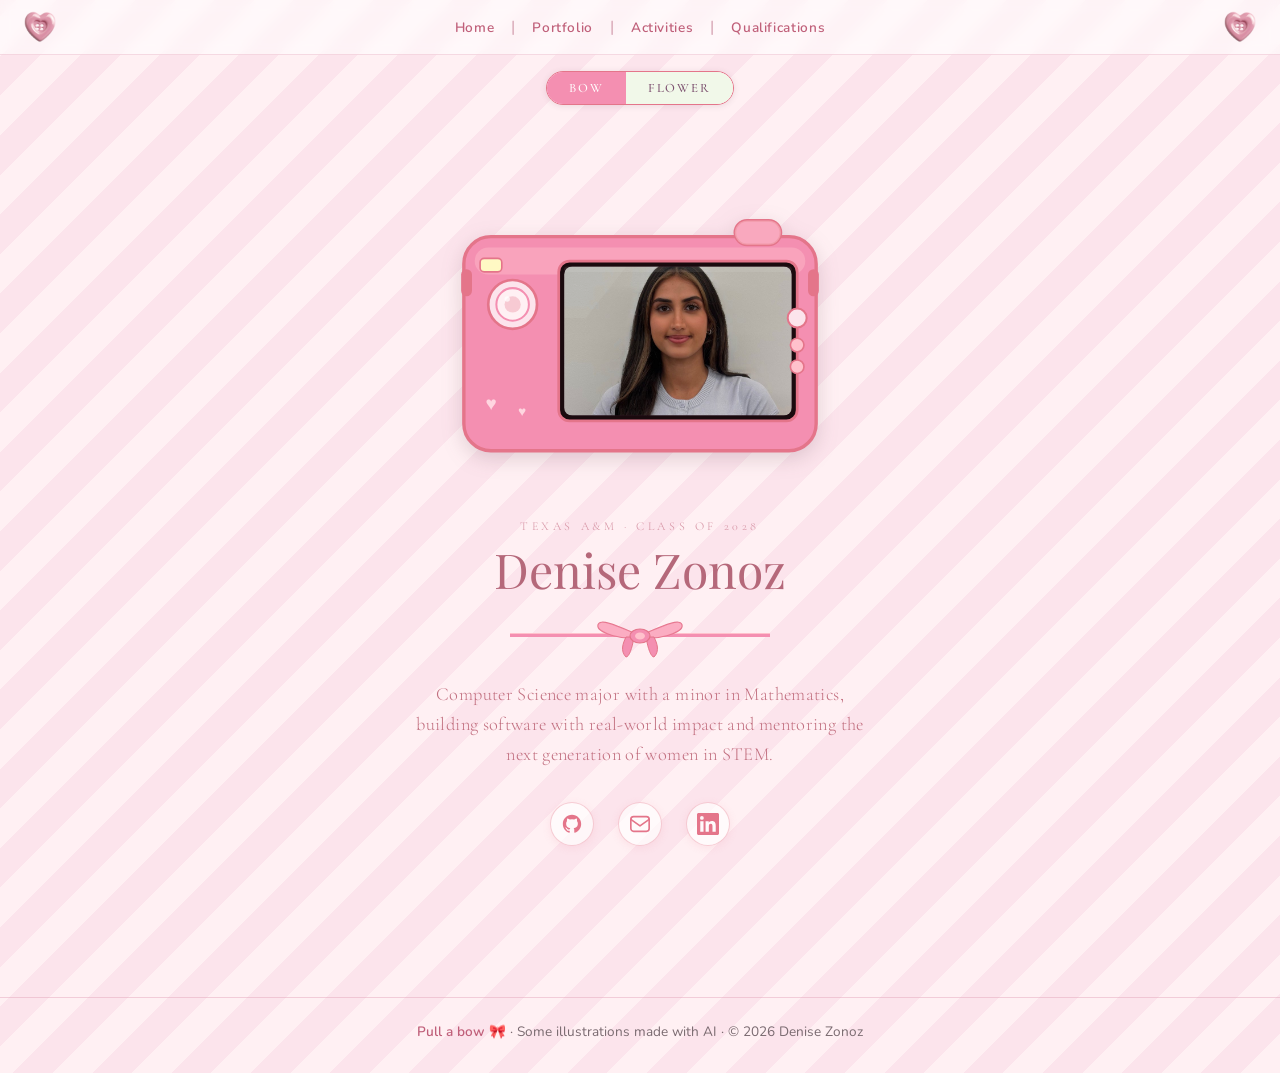
<file: index.html>
<!DOCTYPE html>
<html lang="en">
<head>
  <meta charset="UTF-8">
  <meta name="viewport" content="width=device-width, initial-scale=1.0">
  <meta name="description" content="Denise Zonoz: Computer Science student at Texas A&amp;M building software with real-world impact.">
  <title>Denise Zonoz</title>
  <link rel="stylesheet" id="pagestyle" href="bow.css">
  <script src="toggle.js" defer></script>
</head>
<body>

  <nav>
    <img class="nav-heart nav-heart-left" src="images/heart_button.png" alt="">
    <a href="index.html">Home</a>
    <span>|</span>
    <a href="portfolio.html">Portfolio</a>
    <span>|</span>
    <a href="activities.html">Activities</a>
    <span>|</span>
    <a href="qualifications.html">Qualifications</a>
    <img class="nav-heart nav-heart-right" src="images/heart_button.png" alt="">
  </nav>

  <div class="theme-toggle-bar">
    <div class="theme-toggle-pill">
      <button type="button" class="btn-bow" onclick="setTheme('bow')">Bow</button>
      <button type="button" class="btn-flower" onclick="setTheme('flower')">Flower</button>
    </div>
  </div>

  <div class="floral-corner floral-corner-left" aria-hidden="true">
    <svg viewBox="0 0 120 120" width="120" height="120" fill="none" xmlns="http://www.w3.org/2000/svg">
      <path d="M20 110 Q40 80 55 60" stroke="#a5d6a7" stroke-width="2" stroke-linecap="round" />
      <path d="M20 110 Q10 75 30 55" stroke="#c8e6c9" stroke-width="1.5" stroke-linecap="round" />
      <ellipse cx="28" cy="72" rx="7" ry="16" fill="#c8e6c9" opacity="0.7" transform="rotate(-40 28 72)" />
      <g transform="translate(63,58)">
        <ellipse cx="0" cy="-17" rx="5" ry="17" fill="#fce4ec" opacity="0.85" transform="rotate(0)" stroke="#f9a8c9" stroke-width="0.5" />
        <ellipse cx="0" cy="-17" rx="5" ry="17" fill="#f8bbd0" opacity="0.85" transform="rotate(60)" stroke="#f9a8c9" stroke-width="0.5" />
        <ellipse cx="0" cy="-17" rx="5" ry="17" fill="#fce4ec" opacity="0.85" transform="rotate(120)" stroke="#f9a8c9" stroke-width="0.5" />
        <ellipse cx="0" cy="-17" rx="5" ry="17" fill="#f8bbd0" opacity="0.85" transform="rotate(180)" stroke="#f9a8c9" stroke-width="0.5" />
        <ellipse cx="0" cy="-17" rx="5" ry="17" fill="#fce4ec" opacity="0.85" transform="rotate(240)" stroke="#f9a8c9" stroke-width="0.5" />
        <ellipse cx="0" cy="-17" rx="5" ry="17" fill="#f8bbd0" opacity="0.85" transform="rotate(300)" stroke="#f9a8c9" stroke-width="0.5" />
        <line x1="0" y1="0" x2="0" y2="-12" stroke="#e4758a" stroke-width="0.8" opacity="0.5" />
        <line x1="0" y1="0" x2="10.39" y2="-6" stroke="#e4758a" stroke-width="0.8" opacity="0.5" />
        <line x1="0" y1="0" x2="10.39" y2="6" stroke="#e4758a" stroke-width="0.8" opacity="0.5" />
        <line x1="0" y1="0" x2="0" y2="12" stroke="#e4758a" stroke-width="0.8" opacity="0.5" />
        <line x1="0" y1="0" x2="-10.39" y2="6" stroke="#e4758a" stroke-width="0.8" opacity="0.5" />
        <line x1="0" y1="0" x2="-10.39" y2="-6" stroke="#e4758a" stroke-width="0.8" opacity="0.5" />
        <circle cx="0" cy="0" r="4" fill="#ffd6e0" />
      </g>
    </svg>
  </div>

  <div class="floral-corner floral-corner-right" aria-hidden="true">
    <svg viewBox="0 0 120 120" width="120" height="120" fill="none" xmlns="http://www.w3.org/2000/svg">
      <path d="M20 110 Q40 80 55 60" stroke="#a5d6a7" stroke-width="2" stroke-linecap="round" />
      <path d="M20 110 Q10 75 30 55" stroke="#c8e6c9" stroke-width="1.5" stroke-linecap="round" />
      <ellipse cx="28" cy="72" rx="7" ry="16" fill="#c8e6c9" opacity="0.7" transform="rotate(-40 28 72)" />
      <g transform="translate(63,58)">
        <ellipse cx="0" cy="-17" rx="5" ry="17" fill="#fce4ec" opacity="0.85" transform="rotate(0)" stroke="#f9a8c9" stroke-width="0.5" />
        <ellipse cx="0" cy="-17" rx="5" ry="17" fill="#f8bbd0" opacity="0.85" transform="rotate(60)" stroke="#f9a8c9" stroke-width="0.5" />
        <ellipse cx="0" cy="-17" rx="5" ry="17" fill="#fce4ec" opacity="0.85" transform="rotate(120)" stroke="#f9a8c9" stroke-width="0.5" />
        <ellipse cx="0" cy="-17" rx="5" ry="17" fill="#f8bbd0" opacity="0.85" transform="rotate(180)" stroke="#f9a8c9" stroke-width="0.5" />
        <ellipse cx="0" cy="-17" rx="5" ry="17" fill="#fce4ec" opacity="0.85" transform="rotate(240)" stroke="#f9a8c9" stroke-width="0.5" />
        <ellipse cx="0" cy="-17" rx="5" ry="17" fill="#f8bbd0" opacity="0.85" transform="rotate(300)" stroke="#f9a8c9" stroke-width="0.5" />
        <line x1="0" y1="0" x2="0" y2="-12" stroke="#e4758a" stroke-width="0.8" opacity="0.5" />
        <line x1="0" y1="0" x2="10.39" y2="-6" stroke="#e4758a" stroke-width="0.8" opacity="0.5" />
        <line x1="0" y1="0" x2="10.39" y2="6" stroke="#e4758a" stroke-width="0.8" opacity="0.5" />
        <line x1="0" y1="0" x2="0" y2="12" stroke="#e4758a" stroke-width="0.8" opacity="0.5" />
        <line x1="0" y1="0" x2="-10.39" y2="6" stroke="#e4758a" stroke-width="0.8" opacity="0.5" />
        <line x1="0" y1="0" x2="-10.39" y2="-6" stroke="#e4758a" stroke-width="0.8" opacity="0.5" />
        <circle cx="0" cy="0" r="4" fill="#ffd6e0" />
      </g>
    </svg>
  </div>


  <main class="home-main">
    <section class="hero-section">
      <div class="hero-inner">

        <div class="hero-camera">
          <svg viewBox="0 0 280 200" width="380" height="271" fill="none" xmlns="http://www.w3.org/2000/svg">
            <!-- Camera body -->
            <rect x="10" y="30" width="260" height="158" rx="20" fill="#f48fb1" />
            <rect x="10" y="30" width="260" height="158" rx="20" stroke="#e4758a" stroke-width="2.5" />

            <!-- Body highlight -->
            <rect x="18" y="38" width="244" height="20" rx="10" fill="#ffc1cc" opacity="0.4" />

            <!-- Shutter button -->
            <rect x="210" y="18" width="34" height="18" rx="9" fill="#f48fb1" stroke="#e4758a" stroke-width="2" />
            <rect x="210" y="18" width="34" height="18" rx="9" fill="#ffc1cc" opacity="0.5" />

            <!-- Small lens (top-left) -->
            <circle cx="46" cy="80" r="18" fill="#fce4ec" stroke="#e4758a" stroke-width="2" />
            <circle cx="46" cy="80" r="12" fill="#fff0f3" stroke="#f48fb1" stroke-width="1.5" />
            <circle cx="46" cy="80" r="6" fill="#e4758a" opacity="0.3" />
            <circle cx="42" cy="76" r="2" fill="white" opacity="0.7" />

            <!-- Flash -->
            <rect x="22" y="46" width="16" height="10" rx="3" fill="#fff9c4" stroke="#e4758a" stroke-width="1.2" />

            <!-- Screen bezel -->
            <rect x="80" y="48" width="176" height="118" rx="8" fill="#1a0a0e" stroke="#e4758a" stroke-width="2" />

            <!-- Screen surface -->
            <rect x="84" y="52" width="168" height="110" rx="6" fill="#2d1520" />

            <!-- Photo on screen, clipped to the screen shape -->
            <clipPath id="screenClip">
              <rect x="84" y="52" width="168" height="110" rx="6" />
            </clipPath>
            <g clip-path="url(#screenClip)">
              <image href="images/headshot.jpg" x="84" y="52" width="168" height="110" preserveAspectRatio="xMidYMid slice" />
              <!-- Screen glare -->
              <path d="M84 52 L130 52 L100 90 L84 90Z" fill="white" opacity="0.06" />
            </g>

            <!-- Screen frame shine -->
            <rect x="84" y="52" width="168" height="4" rx="2" fill="white" opacity="0.08" />

            <!-- Mode dial / buttons on right -->
            <circle cx="256" cy="90" r="7" fill="#fce4ec" stroke="#e4758a" stroke-width="1.5" />
            <circle cx="256" cy="110" r="5" fill="#ffc1cc" stroke="#e4758a" stroke-width="1.2" />
            <circle cx="256" cy="126" r="5" fill="#ffc1cc" stroke="#e4758a" stroke-width="1.2" />

            <!-- Strap lug left -->
            <rect x="8" y="54" width="8" height="20" rx="4" fill="#e4758a" />
            <!-- Strap lug right -->
            <rect x="264" y="54" width="8" height="20" rx="4" fill="#e4758a" />

            <!-- Tiny heart sticker -->
            <text x="26" y="158" font-size="14" fill="#ffd6e0">&#9829;</text>
            <text x="50" y="162" font-size="10" fill="#ffd6e0">&#9829;</text>
          </svg>
        </div>

        <div class="hero-floral-frame">
          <svg class="floral-vines" viewBox="0 0 260 300" width="260" height="300" fill="none" xmlns="http://www.w3.org/2000/svg">

            <!-- vines -->
            <path d="M30 260 Q20 200 28 140 Q36 80 60 40" stroke="#a5d6a7" stroke-width="2.5" stroke-linecap="round" fill="none"/>
            <path d="M230 260 Q240 200 232 140 Q224 80 200 40" stroke="#a5d6a7" stroke-width="2.5" stroke-linecap="round" fill="none"/>
            <path d="M60 40 Q130 10 200 40" stroke="#a5d6a7" stroke-width="2.5" stroke-linecap="round" fill="none"/>
            <path d="M30 260 Q130 285 230 260" stroke="#a5d6a7" stroke-width="2.5" stroke-linecap="round" fill="none"/>

            <!-- tendrils -->
            <path d="M28 180 Q10 165 18 148" stroke="#c8e6c9" stroke-width="1.2" stroke-linecap="round" fill="none"/>
            <path d="M29 120 Q8 108 16 92" stroke="#c8e6c9" stroke-width="1.2" stroke-linecap="round" fill="none"/>
            <path d="M232 175 Q252 160 244 144" stroke="#c8e6c9" stroke-width="1.2" stroke-linecap="round" fill="none"/>
            <path d="M231 115 Q252 102 244 88" stroke="#c8e6c9" stroke-width="1.2" stroke-linecap="round" fill="none"/>
            <path d="M100 14 Q95 -4 110 -2" stroke="#c8e6c9" stroke-width="1.2" stroke-linecap="round" fill="none"/>
            <path d="M160 14 Q165 -4 150 -2" stroke="#c8e6c9" stroke-width="1.2" stroke-linecap="round" fill="none"/>

            <!-- leaves along left vine -->
            <ellipse cx="30" cy="210" rx="6" ry="13" fill="#b2dfb4" opacity="0.8" transform="rotate(-35 30 210)"/>
            <ellipse cx="26" cy="160" rx="6" ry="13" fill="#a5d6a7" opacity="0.75" transform="rotate(25 26 160)"/>
            <ellipse cx="31" cy="105" rx="5" ry="11" fill="#c8e6c9" opacity="0.8" transform="rotate(-20 31 105)"/>
            <ellipse cx="44" cy="62" rx="5" ry="11" fill="#b2dfb4" opacity="0.75" transform="rotate(40 44 62)"/>

            <!-- leaves along right vine -->
            <ellipse cx="230" cy="205" rx="6" ry="13" fill="#b2dfb4" opacity="0.8" transform="rotate(35 230 205)"/>
            <ellipse cx="234" cy="155" rx="6" ry="13" fill="#a5d6a7" opacity="0.75" transform="rotate(-25 234 155)"/>
            <ellipse cx="229" cy="100" rx="5" ry="11" fill="#c8e6c9" opacity="0.8" transform="rotate(20 229 100)"/>
            <ellipse cx="216" cy="58" rx="5" ry="11" fill="#b2dfb4" opacity="0.75" transform="rotate(-40 216 58)"/>

            <!-- leaves along top vine -->
            <ellipse cx="100" cy="22" rx="5" ry="11" fill="#a5d6a7" opacity="0.75" transform="rotate(-60 100 22)"/>
            <ellipse cx="160" cy="22" rx="5" ry="11" fill="#a5d6a7" opacity="0.75" transform="rotate(60 160 22)"/>

            <!-- orchid blooms -->
            <g transform="translate(62,38)">
              <ellipse cx="0" cy="-12" rx="5" ry="11" fill="#f9c0d0" opacity="0.9" transform="rotate(-20)"/>
              <ellipse cx="0" cy="-12" rx="5" ry="11" fill="#f9c0d0" opacity="0.9" transform="rotate(20)"/>
              <ellipse cx="-11" cy="-2" rx="4" ry="10" fill="#f9c0d0" opacity="0.8" transform="rotate(-70)"/>
              <ellipse cx="11" cy="-2" rx="4" ry="10" fill="#f9c0d0" opacity="0.8" transform="rotate(70)"/>
              <ellipse cx="0" cy="6" rx="6" ry="7" fill="#ffd6e0" opacity="0.95"/>
              <circle cx="0" cy="0" r="3.5" fill="#fff0f3"/>
              <circle cx="0" cy="0" r="1.8" fill="#f9a8c9"/>
            </g>
            <g transform="translate(198,38)">
              <ellipse cx="0" cy="-12" rx="5" ry="11" fill="#f9c0d0" opacity="0.9" transform="rotate(-20)"/>
              <ellipse cx="0" cy="-12" rx="5" ry="11" fill="#f9c0d0" opacity="0.9" transform="rotate(20)"/>
              <ellipse cx="-11" cy="-2" rx="4" ry="10" fill="#f9c0d0" opacity="0.8" transform="rotate(-70)"/>
              <ellipse cx="11" cy="-2" rx="4" ry="10" fill="#f9c0d0" opacity="0.8" transform="rotate(70)"/>
              <ellipse cx="0" cy="6" rx="6" ry="7" fill="#ffd6e0" opacity="0.95"/>
              <circle cx="0" cy="0" r="3.5" fill="#fff0f3"/>
              <circle cx="0" cy="0" r="1.8" fill="#f9a8c9"/>
            </g>
            <g transform="translate(130,12)">
              <ellipse cx="0" cy="-12" rx="5" ry="11" fill="#fce4ec" opacity="0.9" transform="rotate(-20)"/>
              <ellipse cx="0" cy="-12" rx="5" ry="11" fill="#fce4ec" opacity="0.9" transform="rotate(20)"/>
              <ellipse cx="-11" cy="-2" rx="4" ry="10" fill="#fce4ec" opacity="0.8" transform="rotate(-70)"/>
              <ellipse cx="11" cy="-2" rx="4" ry="10" fill="#fce4ec" opacity="0.8" transform="rotate(70)"/>
              <ellipse cx="0" cy="6" rx="6" ry="7" fill="#ffd6e0" opacity="0.95"/>
              <circle cx="0" cy="0" r="3.5" fill="#fff0f3"/>
              <circle cx="0" cy="0" r="1.8" fill="#f9a8c9"/>
            </g>

            <!-- lily blooms -->
            <g transform="translate(20,148)">
              <ellipse cx="0" cy="-13" rx="4" ry="13" fill="#fce4ec" opacity="0.85" transform="rotate(0)" stroke="#f9a8c9" stroke-width="0.4"/>
              <ellipse cx="0" cy="-13" rx="4" ry="13" fill="#f8bbd0" opacity="0.85" transform="rotate(60)" stroke="#f9a8c9" stroke-width="0.4"/>
              <ellipse cx="0" cy="-13" rx="4" ry="13" fill="#fce4ec" opacity="0.85" transform="rotate(120)" stroke="#f9a8c9" stroke-width="0.4"/>
              <ellipse cx="0" cy="-13" rx="4" ry="13" fill="#f8bbd0" opacity="0.85" transform="rotate(180)" stroke="#f9a8c9" stroke-width="0.4"/>
              <ellipse cx="0" cy="-13" rx="4" ry="13" fill="#fce4ec" opacity="0.85" transform="rotate(240)" stroke="#f9a8c9" stroke-width="0.4"/>
              <ellipse cx="0" cy="-13" rx="4" ry="13" fill="#f8bbd0" opacity="0.85" transform="rotate(300)" stroke="#f9a8c9" stroke-width="0.4"/>
              <circle cx="0" cy="0" r="3" fill="#ffd6e0"/>
            </g>
            <g transform="translate(240,148)">
              <ellipse cx="0" cy="-13" rx="4" ry="13" fill="#fce4ec" opacity="0.85" transform="rotate(0)" stroke="#f9a8c9" stroke-width="0.4"/>
              <ellipse cx="0" cy="-13" rx="4" ry="13" fill="#f8bbd0" opacity="0.85" transform="rotate(60)" stroke="#f9a8c9" stroke-width="0.4"/>
              <ellipse cx="0" cy="-13" rx="4" ry="13" fill="#fce4ec" opacity="0.85" transform="rotate(120)" stroke="#f9a8c9" stroke-width="0.4"/>
              <ellipse cx="0" cy="-13" rx="4" ry="13" fill="#f8bbd0" opacity="0.85" transform="rotate(180)" stroke="#f9a8c9" stroke-width="0.4"/>
              <ellipse cx="0" cy="-13" rx="4" ry="13" fill="#fce4ec" opacity="0.85" transform="rotate(240)" stroke="#f9a8c9" stroke-width="0.4"/>
              <ellipse cx="0" cy="-13" rx="4" ry="13" fill="#f8bbd0" opacity="0.85" transform="rotate(300)" stroke="#f9a8c9" stroke-width="0.4"/>
              <circle cx="0" cy="0" r="3" fill="#ffd6e0"/>
            </g>
            <g transform="translate(48,262)">
              <ellipse cx="0" cy="-13" rx="4" ry="13" fill="#fce4ec" opacity="0.85" transform="rotate(0)" stroke="#f9a8c9" stroke-width="0.4"/>
              <ellipse cx="0" cy="-13" rx="4" ry="13" fill="#f8bbd0" opacity="0.85" transform="rotate(60)" stroke="#f9a8c9" stroke-width="0.4"/>
              <ellipse cx="0" cy="-13" rx="4" ry="13" fill="#fce4ec" opacity="0.85" transform="rotate(120)" stroke="#f9a8c9" stroke-width="0.4"/>
              <ellipse cx="0" cy="-13" rx="4" ry="13" fill="#f8bbd0" opacity="0.85" transform="rotate(180)" stroke="#f9a8c9" stroke-width="0.4"/>
              <ellipse cx="0" cy="-13" rx="4" ry="13" fill="#fce4ec" opacity="0.85" transform="rotate(240)" stroke="#f9a8c9" stroke-width="0.4"/>
              <ellipse cx="0" cy="-13" rx="4" ry="13" fill="#f8bbd0" opacity="0.85" transform="rotate(300)" stroke="#f9a8c9" stroke-width="0.4"/>
              <circle cx="0" cy="0" r="3" fill="#ffd6e0"/>
            </g>
            <g transform="translate(212,262)">
              <ellipse cx="0" cy="-13" rx="4" ry="13" fill="#fce4ec" opacity="0.85" transform="rotate(0)" stroke="#f9a8c9" stroke-width="0.4"/>
              <ellipse cx="0" cy="-13" rx="4" ry="13" fill="#f8bbd0" opacity="0.85" transform="rotate(60)" stroke="#f9a8c9" stroke-width="0.4"/>
              <ellipse cx="0" cy="-13" rx="4" ry="13" fill="#fce4ec" opacity="0.85" transform="rotate(120)" stroke="#f9a8c9" stroke-width="0.4"/>
              <ellipse cx="0" cy="-13" rx="4" ry="13" fill="#f8bbd0" opacity="0.85" transform="rotate(180)" stroke="#f9a8c9" stroke-width="0.4"/>
              <ellipse cx="0" cy="-13" rx="4" ry="13" fill="#fce4ec" opacity="0.85" transform="rotate(240)" stroke="#f9a8c9" stroke-width="0.4"/>
              <ellipse cx="0" cy="-13" rx="4" ry="13" fill="#f8bbd0" opacity="0.85" transform="rotate(300)" stroke="#f9a8c9" stroke-width="0.4"/>
              <circle cx="0" cy="0" r="3" fill="#ffd6e0"/>
            </g>

            <!-- small buds -->
            <circle cx="26" cy="88" r="3" fill="#f9c0d0" opacity="0.7"/>
            <circle cx="234" cy="88" r="3" fill="#f9c0d0" opacity="0.7"/>
            <circle cx="88" cy="16" r="3" fill="#c8e6c9" opacity="0.7"/>
            <circle cx="172" cy="16" r="3" fill="#c8e6c9" opacity="0.7"/>
          </svg>

          <div class="floral-photo">
            <img src="images/headshot.jpg" alt="Denise Zonoz">
          </div>
        </div>

        <div class="hero-text">
          <p class="hero-eyebrow">Texas A&amp;M &middot; Class of 2028</p>
          <h1 class="hero-name">Denise Zonoz</h1>

          <div class="hero-bow">
            <svg viewBox="0 0 260 48" width="260" height="48" fill="none" xmlns="http://www.w3.org/2000/svg">
              <!-- Left ribbon strip -->
              <path d="M0 22 L112 22 L112 26 L0 26Z" fill="#f48fb1" />
              <path d="M0 22 L112 22 L112 23 L0 23Z" fill="#ffc1cc" />

              <!-- Right ribbon strip -->
              <path d="M148 22 L260 22 L260 26 L148 26Z" fill="#f48fb1" />
              <path d="M148 22 L260 22 L260 23 L148 23Z" fill="#ffc1cc" />

              <!-- Left bow loop -->
              <path d="M130 24 C125 24 90 4 88 14 C86 22 115 30 130 26Z" fill="#ffc1cc" stroke="#e4758a" stroke-width="1.2" />
              <path d="M130 24 C125 24 90 4 88 14 C86 22 115 30 130 26Z" fill="#f48fb1" opacity="0.4" />

              <!-- Right bow loop -->
              <path d="M130 24 C135 24 170 4 172 14 C174 22 145 30 130 26Z" fill="#ffc1cc" stroke="#e4758a" stroke-width="1.2" />
              <path d="M130 24 C135 24 170 4 172 14 C174 22 145 30 130 26Z" fill="#f48fb1" opacity="0.4" />

              <!-- Left hanging tail -->
              <path d="M116 26 C113 32 110 40 116 46 C119 46 122 38 124 26Z" fill="#f48fb1" stroke="#e4758a" stroke-width="1" />
              <!-- Right hanging tail -->
              <path d="M144 26 C147 32 150 40 144 46 C141 46 138 38 136 26Z" fill="#f48fb1" stroke="#e4758a" stroke-width="1" />

              <!-- Knot center -->
              <ellipse cx="130" cy="25" rx="10" ry="7" fill="#f48fb1" stroke="#e4758a" stroke-width="1.2" />
              <ellipse cx="130" cy="25" rx="5" ry="3.5" fill="#ffc1cc" />
            </svg>
          </div>

          <div class="hero-flower-divider">
            <span class="divider-line"></span>
            <svg viewBox="0 0 24 24" width="20" height="20" fill="none" xmlns="http://www.w3.org/2000/svg">
              <circle cx="12" cy="12" r="4" fill="#f48fb1" />
              <ellipse cx="12" cy="5" rx="3" ry="5" fill="#f9a8c9" opacity="0.85" transform="rotate(0 12 12)" />
              <ellipse cx="12" cy="5" rx="3" ry="5" fill="#f9a8c9" opacity="0.85" transform="rotate(72 12 12)" />
              <ellipse cx="12" cy="5" rx="3" ry="5" fill="#f9a8c9" opacity="0.85" transform="rotate(144 12 12)" />
              <ellipse cx="12" cy="5" rx="3" ry="5" fill="#f9a8c9" opacity="0.85" transform="rotate(216 12 12)" />
              <ellipse cx="12" cy="5" rx="3" ry="5" fill="#f9a8c9" opacity="0.85" transform="rotate(288 12 12)" />
            </svg>
            <span class="divider-line"></span>
          </div>

          <p class="hero-subtitle">Computer Science major with a minor in Mathematics, building software with real-world impact and mentoring the next generation of women in STEM.</p>
        </div>

        <div class="hero-links">

            <!-- GitHub -->
            <a href="https://github.com/denisezonoz" target="_blank" rel="noopener" aria-label="GitHub">
              <svg viewBox="0 0 24 24" fill="#e4758a" xmlns="http://www.w3.org/2000/svg">
                <path d="M12 2C6.477 2 2 6.477 2 12c0 4.418 2.865 8.166 6.839 9.489.5.092.682-.217.682-.482 0-.237-.009-.868-.013-1.703-2.782.604-3.369-1.34-3.369-1.34-.454-1.156-1.11-1.463-1.11-1.463-.908-.62.069-.608.069-.608 1.003.07 1.531 1.03 1.531 1.03.892 1.529 2.341 1.087 2.91.832.092-.647.35-1.088.636-1.338-2.22-.253-4.555-1.11-4.555-4.943 0-1.091.39-1.984 1.029-2.683-.103-.253-.446-1.27.098-2.647 0 0 .84-.269 2.75 1.025A9.578 9.578 0 0 1 12 6.836a9.59 9.59 0 0 1 2.504.337c1.909-1.294 2.747-1.025 2.747-1.025.546 1.377.203 2.394.1 2.647.64.699 1.028 1.592 1.028 2.683 0 3.842-2.339 4.687-4.566 4.935.359.309.678.919.678 1.852 0 1.336-.012 2.415-.012 2.743 0 .267.18.578.688.48C19.138 20.163 22 16.418 22 12c0-5.523-4.477-10-10-10z"/>
              </svg>
            </a>

            <!-- Email -->
            <a href="mailto:denisezonoz@gmail.com" aria-label="Email">
              <svg viewBox="0 0 24 24" fill="none" stroke="#e4758a" stroke-width="1.8" stroke-linecap="round" stroke-linejoin="round" xmlns="http://www.w3.org/2000/svg">
                <rect x="2" y="4" width="20" height="16" rx="3"/>
                <path d="M2 7l10 7 10-7"/>
              </svg>
            </a>

            <!-- LinkedIn -->
            <a href="https://www.linkedin.com/in/denisezonoz/" target="_blank" rel="noopener" aria-label="LinkedIn">
              <svg viewBox="0 0 24 24" fill="#e4758a" xmlns="http://www.w3.org/2000/svg">
                <path d="M20.447 20.452h-3.554v-5.569c0-1.328-.027-3.037-1.852-3.037-1.853 0-2.136 1.445-2.136 2.939v5.667H9.351V9h3.414v1.561h.046c.477-.9 1.637-1.85 3.37-1.85 3.601 0 4.267 2.37 4.267 5.455v6.286zM5.337 7.433a2.062 2.062 0 0 1-2.063-2.065 2.064 2.064 0 1 1 2.063 2.065zm1.782 13.019H3.555V9h3.564v11.452zM22.225 0H1.771C.792 0 0 .774 0 1.729v20.542C0 23.227.792 24 1.771 24h20.451C23.2 24 24 23.227 24 22.271V1.729C24 .774 23.2 0 22.222 0h.003z"/>
              </svg>
            </a>

          </div>
        </div>

      </div>

      </div>
    </section>
  </main>

  <footer class="site-footer">
    <p><a href="sandbox.html">Pull a bow &#127872;</a> &middot; Some illustrations made with AI &middot; &copy; 2026 Denise Zonoz</p>
  </footer>

</body>
</html>
</file>
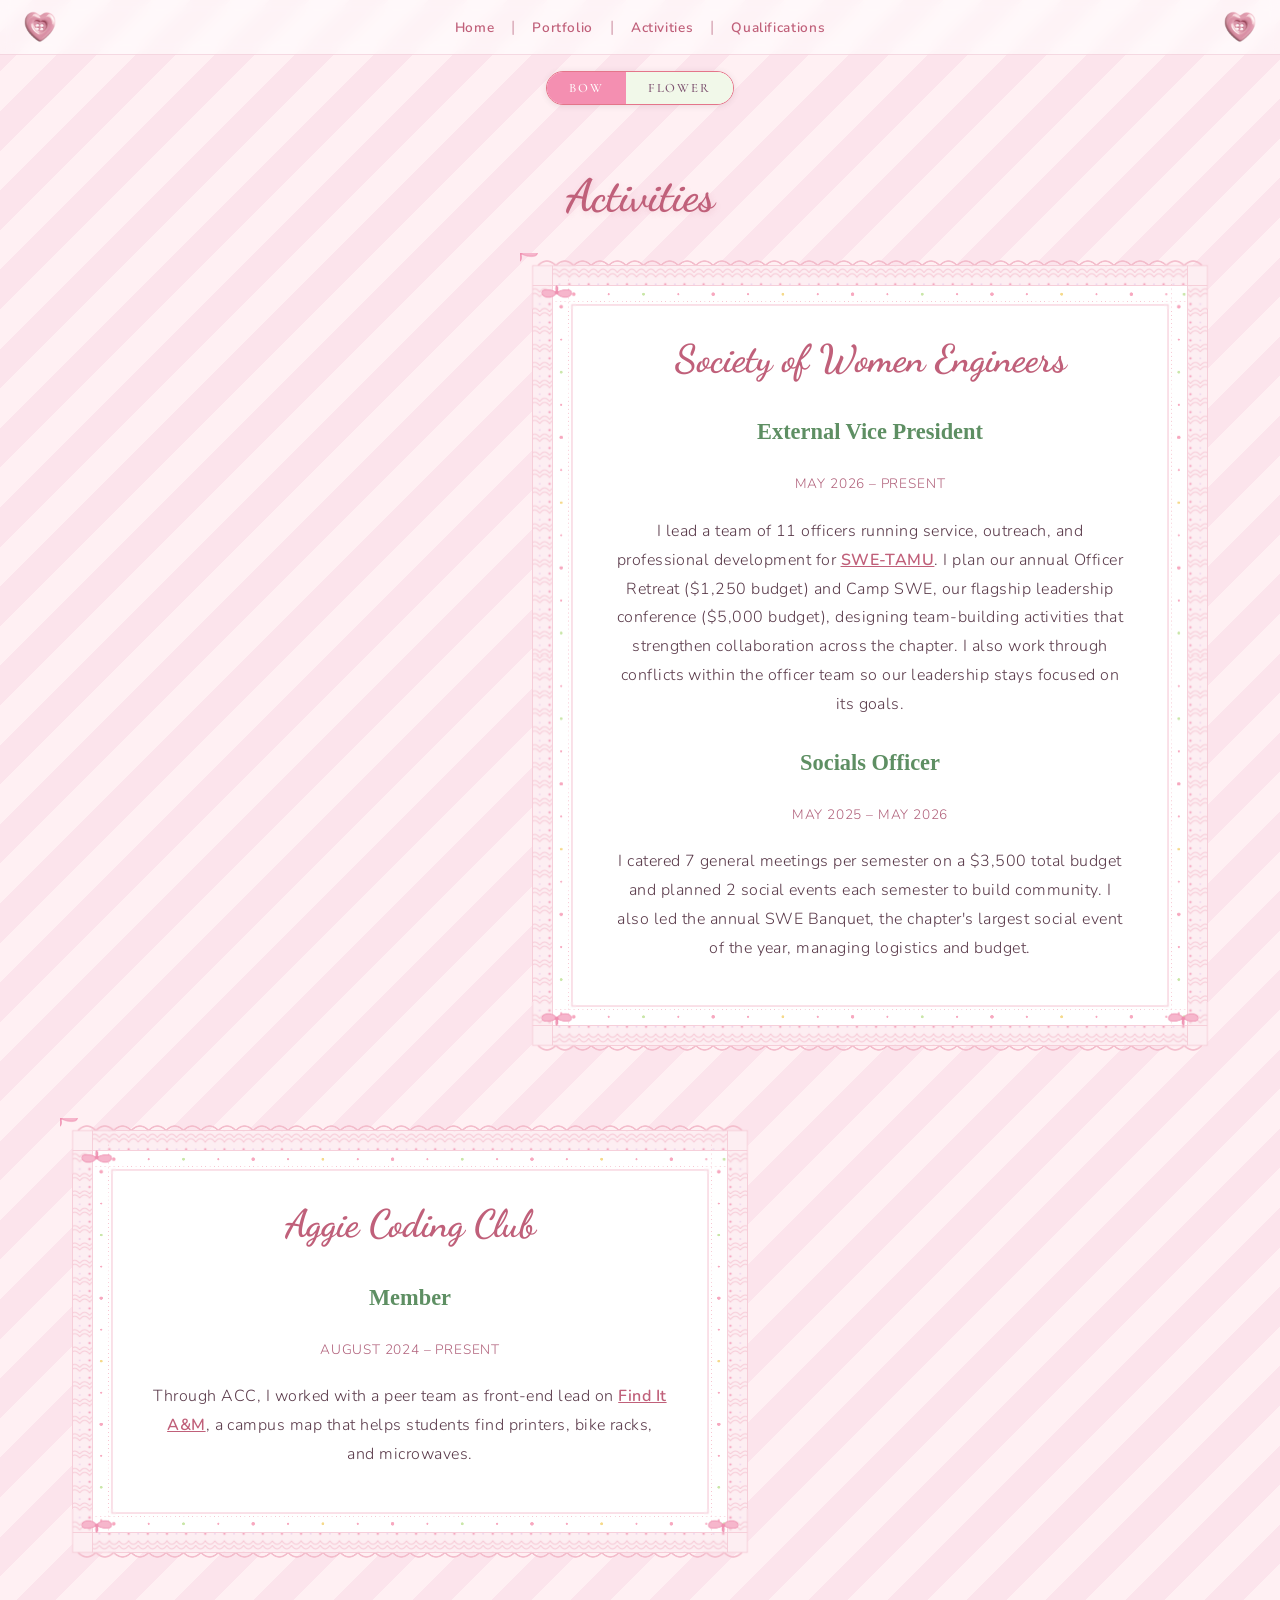
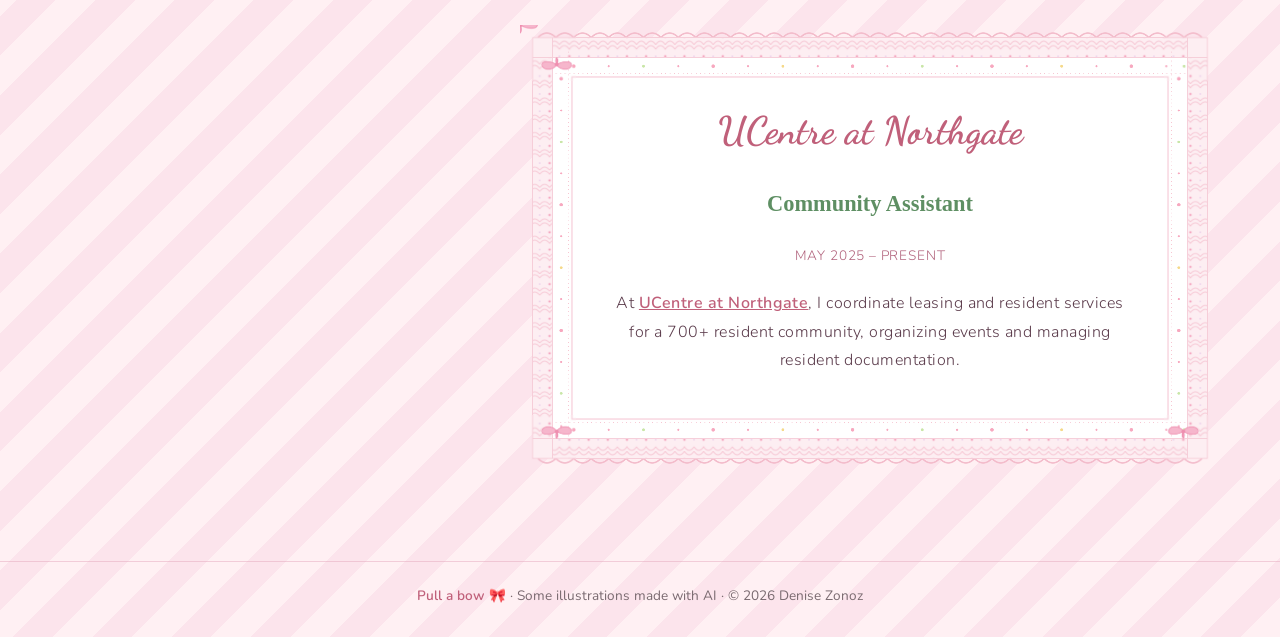
<file: activities.html>
<!DOCTYPE html>
<html lang="en">
<head>
  <meta charset="UTF-8">
  <meta name="viewport" content="width=device-width, initial-scale=1.0">
  <meta name="description" content="Denise Zonoz: Computer Science student at Texas A&amp;M building software with real-world impact.">
  <title>Activities | Denise Zonoz</title>
  <link rel="stylesheet" id="pagestyle" href="bow.css">
  <script src="toggle.js" defer></script>
</head>
<body>

  <nav>
    <img class="nav-heart nav-heart-left" src="images/heart_button.png" alt="">
    <a href="index.html">Home</a>
    <span>|</span>
    <a href="portfolio.html">Portfolio</a>
    <span>|</span>
    <a href="activities.html">Activities</a>
    <span>|</span>
    <a href="qualifications.html">Qualifications</a>
    <img class="nav-heart nav-heart-right" src="images/heart_button.png" alt="">
  </nav>

  <div class="theme-toggle-bar">
    <div class="theme-toggle-pill">
      <button type="button" class="btn-bow" onclick="setTheme('bow')">Bow</button>
      <button type="button" class="btn-flower" onclick="setTheme('flower')">Flower</button>
    </div>
  </div>

  <main>
    <h1 class="name">Activities</h1>

    <section class="activities-section">
      <div class="activities-box">
        <h2>Society of Women Engineers</h2>
        <h3>External Vice President</h3>
        <p class="role-dates">May 2026 &ndash; Present</p>
        <p>I lead a team of 11 officers running service, outreach, and professional development for <a href="https://www.swetamu.com" target="_blank" rel="noopener">SWE-TAMU</a>. I plan our annual Officer Retreat ($1,250 budget) and Camp SWE, our flagship leadership conference ($5,000 budget), designing team-building activities that strengthen collaboration across the chapter. I also work through conflicts within the officer team so our leadership stays focused on its goals.</p>
        <h3>Socials Officer</h3>
        <p class="role-dates">May 2025 &ndash; May 2026</p>
        <p>I catered 7 general meetings per semester on a $3,500 total budget and planned 2 social events each semester to build community. I also led the annual SWE Banquet, the chapter's largest social event of the year, managing logistics and budget.</p>
      </div>
    </section>

    <section class="activities-section">
      <div class="activities-box">
        <h2>Aggie Coding Club</h2>
        <h3>Member</h3>
        <p class="role-dates">August 2024 &ndash; Present</p>
        <p>Through ACC, I worked with a peer team as front-end lead on <a href="portfolio.html">Find It A&amp;M</a>, a campus map that helps students find printers, bike racks, and microwaves.</p>
      </div>
    </section>

    <section class="activities-section">
      <div class="activities-box">
        <h2>UCentre at Northgate</h2>
        <h3>Community Assistant</h3>
        <p class="role-dates">May 2025 &ndash; Present</p>
        <p>At <a href="https://www.americancampus.com/student-apartments/tx/college-station/u-centre-at-northgate" target="_blank" rel="noopener">UCentre at Northgate</a>, I coordinate leasing and resident services for a 700+ resident community, organizing events and managing resident documentation.</p>
      </div>
    </section>

  </main>

  <footer class="site-footer">
    <p><a href="sandbox.html">Pull a bow &#127872;</a> &middot; Some illustrations made with AI &middot; &copy; 2026 Denise Zonoz</p>
  </footer>

</body>
</html>
</file>
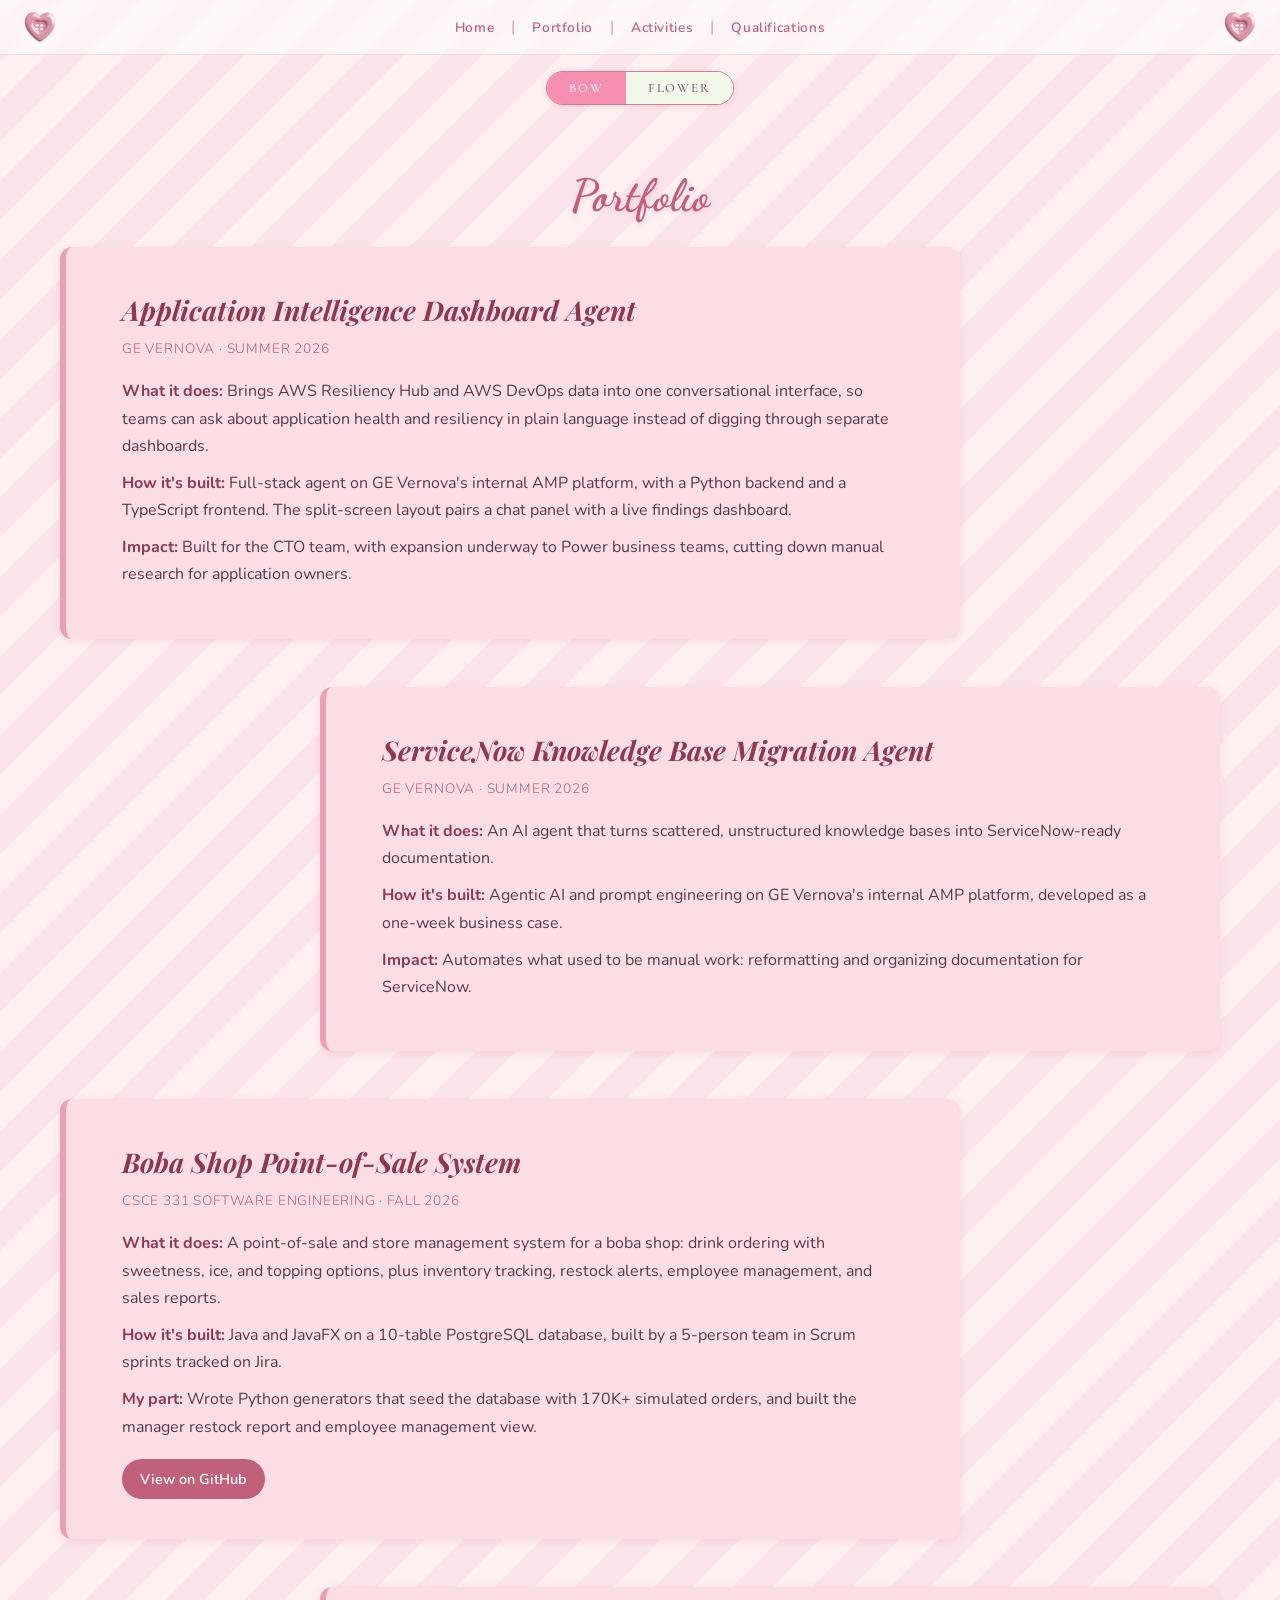
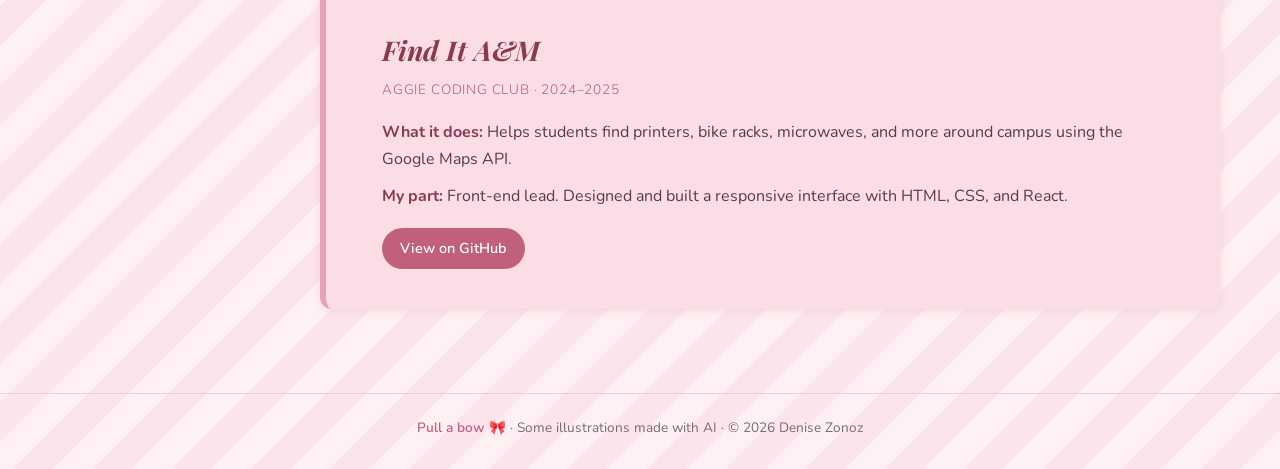
<file: portfolio.html>
<!DOCTYPE html>
<html lang="en">
<head>
  <meta charset="UTF-8">
  <meta name="viewport" content="width=device-width, initial-scale=1.0">
  <meta name="description" content="Denise Zonoz: Computer Science student at Texas A&amp;M building software with real-world impact.">
  <title>Portfolio | Denise Zonoz</title>
  <link rel="stylesheet" id="pagestyle" href="bow.css">
  <script src="toggle.js" defer></script>
</head>
<body>

  <nav>
    <img class="nav-heart nav-heart-left" src="images/heart_button.png" alt="">
    <a href="index.html">Home</a>
    <span>|</span>
    <a href="portfolio.html">Portfolio</a>
    <span>|</span>
    <a href="activities.html">Activities</a>
    <span>|</span>
    <a href="qualifications.html">Qualifications</a>
    <img class="nav-heart nav-heart-right" src="images/heart_button.png" alt="">
  </nav>

  <div class="theme-toggle-bar">
    <div class="theme-toggle-pill">
      <button type="button" class="btn-bow" onclick="setTheme('bow')">Bow</button>
      <button type="button" class="btn-flower" onclick="setTheme('flower')">Flower</button>
    </div>
  </div>

  <main>
    <h1 class="name">Portfolio</h1>

    <section class="portfolio-section">
      <div class="portfolio-box">
        <h2>Application Intelligence Dashboard Agent</h2>
        <p class="project-meta">GE Vernova &middot; Summer 2026</p>
        <ul>
          <li><strong>What it does:</strong> Brings AWS Resiliency Hub and AWS DevOps data into one conversational interface, so teams can ask about application health and resiliency in plain language instead of digging through separate dashboards.</li>
          <li><strong>How it's built:</strong> Full-stack agent on GE Vernova's internal AMP platform, with a Python backend and a TypeScript frontend. The split-screen layout pairs a chat panel with a live findings dashboard.</li>
          <li><strong>Impact:</strong> Built for the CTO team, with expansion underway to Power business teams, cutting down manual research for application owners.</li>
        </ul>
      </div>
    </section>

    <section class="portfolio-section">
      <div class="portfolio-box">
        <h2>ServiceNow Knowledge Base Migration Agent</h2>
        <p class="project-meta">GE Vernova &middot; Summer 2026</p>
        <ul>
          <li><strong>What it does:</strong> An AI agent that turns scattered, unstructured knowledge bases into ServiceNow-ready documentation.</li>
          <li><strong>How it's built:</strong> Agentic AI and prompt engineering on GE Vernova's internal AMP platform, developed as a one-week business case.</li>
          <li><strong>Impact:</strong> Automates what used to be manual work: reformatting and organizing documentation for ServiceNow.</li>
        </ul>
      </div>
    </section>

    <section class="portfolio-section">
      <div class="portfolio-box">
        <h2>Boba Shop Point-of-Sale System</h2>
        <p class="project-meta">CSCE 331 Software Engineering &middot; Fall 2026</p>
        <ul>
          <li><strong>What it does:</strong> A point-of-sale and store management system for a boba shop: drink ordering with sweetness, ice, and topping options, plus inventory tracking, restock alerts, employee management, and sales reports.</li>
          <li><strong>How it's built:</strong> Java and JavaFX on a 10-table PostgreSQL database, built by a 5-person team in Scrum sprints tracked on Jira.</li>
          <li><strong>My part:</strong> Wrote Python generators that seed the database with 170K+ simulated orders, and built the manager restock report and employee management view.</li>
        </ul>
        <div class="project-links">
          <a href="https://github.com/denisezonoz/boba-shop-pos" target="_blank" rel="noopener">View on GitHub</a>
        </div>
      </div>
    </section>

    <section class="portfolio-section">
      <div class="portfolio-box">
        <h2>Find It A&amp;M</h2>
        <p class="project-meta">Aggie Coding Club &middot; 2024&ndash;2025</p>
        <ul>
          <li><strong>What it does:</strong> Helps students find printers, bike racks, microwaves, and more around campus using the Google Maps API.</li>
          <li><strong>My part:</strong> Front-end lead. Designed and built a responsive interface with HTML, CSS, and React.</li>
        </ul>
        <div class="project-links">
          <a href="https://github.com/denisezonoz/Find_it_AM" target="_blank" rel="noopener">View on GitHub</a>
        </div>
      </div>
    </section>

  </main>

  <footer class="site-footer">
    <p><a href="sandbox.html">Pull a bow &#127872;</a> &middot; Some illustrations made with AI &middot; &copy; 2026 Denise Zonoz</p>
  </footer>

</body>
</html>
</file>
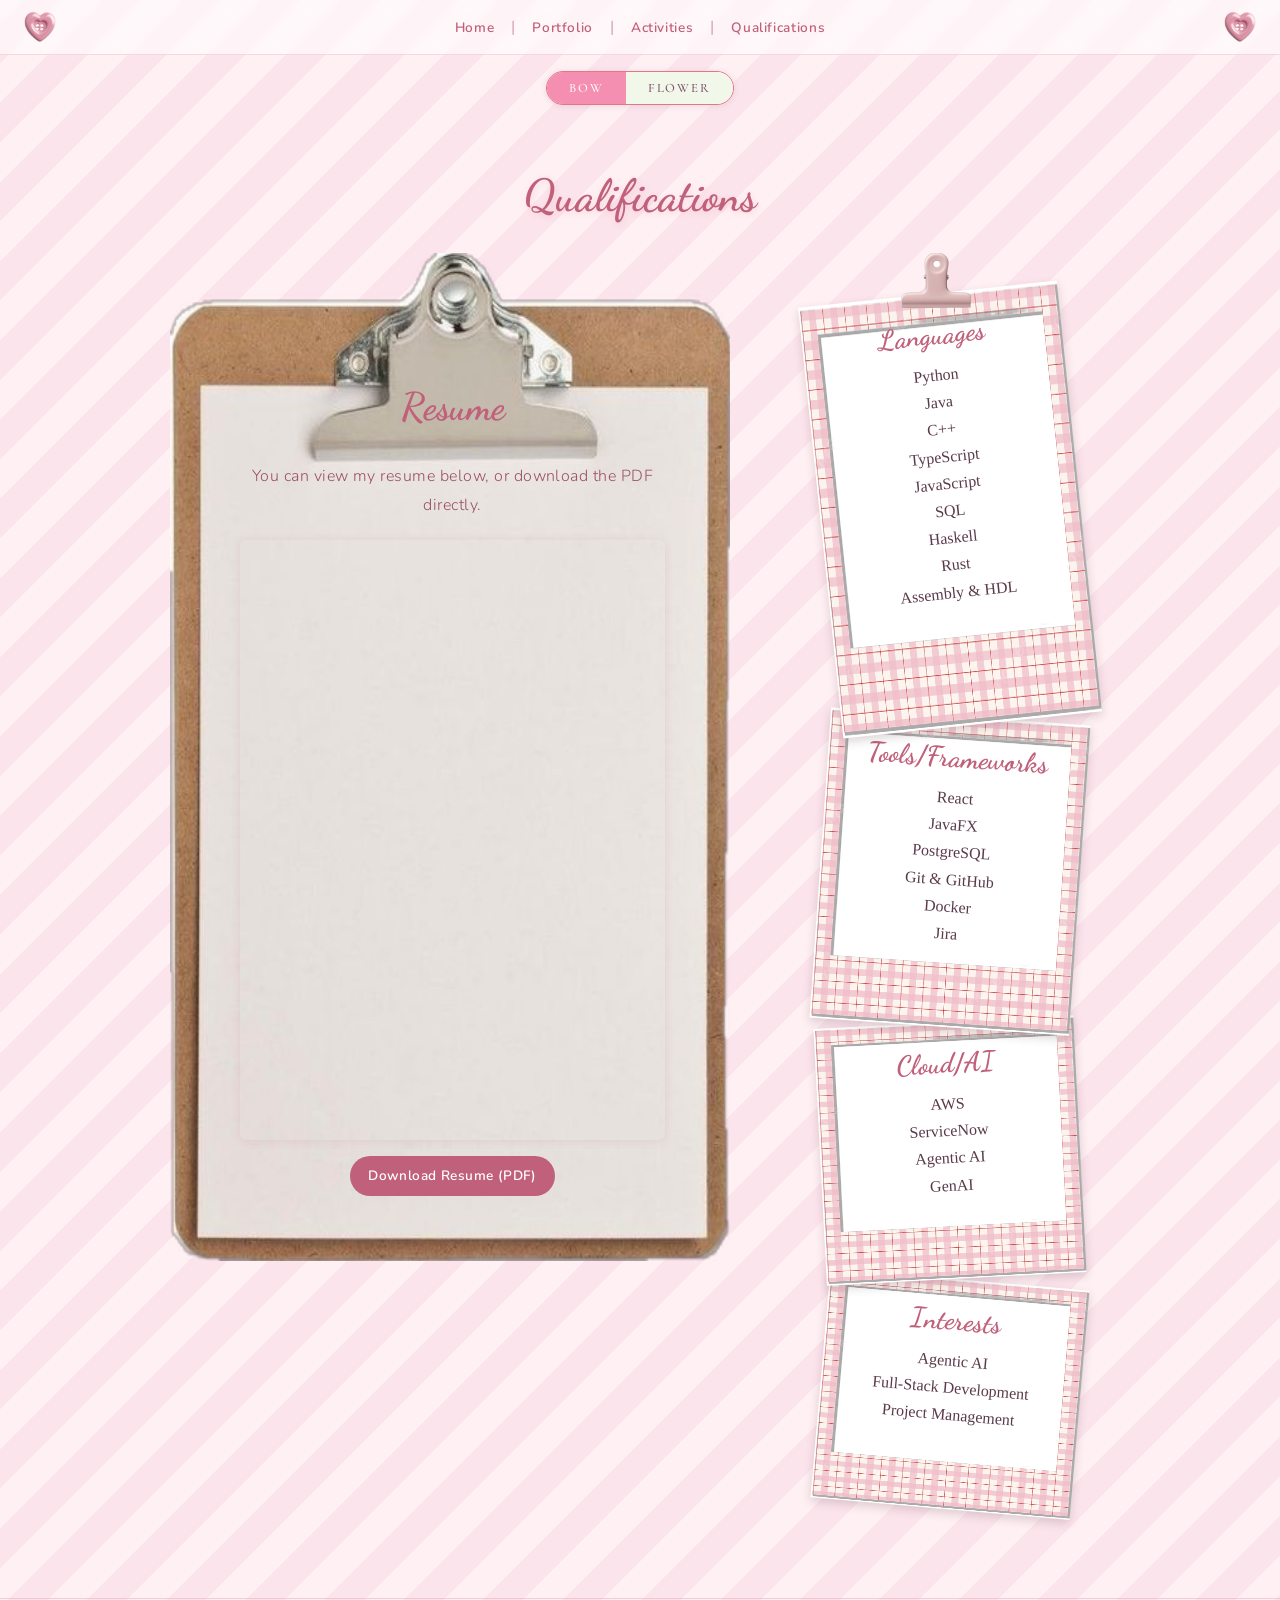
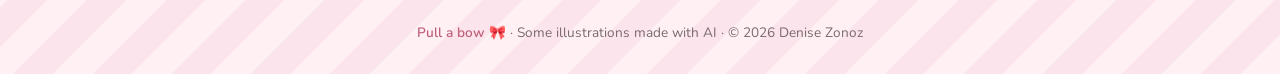
<file: qualifications.html>
<!DOCTYPE html>
<html lang="en">
<head>
  <meta charset="UTF-8">
  <meta name="viewport" content="width=device-width, initial-scale=1.0">
  <meta name="description" content="Denise Zonoz: Computer Science student at Texas A&amp;M building software with real-world impact.">
  <title>Qualifications | Denise Zonoz</title>
  <link rel="stylesheet" id="pagestyle" href="bow.css">
  <script src="toggle.js" defer></script>
</head>
<body>

  <nav>
    <img class="nav-heart nav-heart-left" src="images/heart_button.png" alt="">
    <a href="index.html">Home</a>
    <span>|</span>
    <a href="portfolio.html">Portfolio</a>
    <span>|</span>
    <a href="activities.html">Activities</a>
    <span>|</span>
    <a href="qualifications.html">Qualifications</a>
    <img class="nav-heart nav-heart-right" src="images/heart_button.png" alt="">
  </nav>

  <div class="theme-toggle-bar">
    <div class="theme-toggle-pill">
      <button type="button" class="btn-bow" onclick="setTheme('bow')">Bow</button>
      <button type="button" class="btn-flower" onclick="setTheme('flower')">Flower</button>
    </div>
  </div>

  <main>
    <h1 class="name">Qualifications</h1>

    <section class="qualifications-row">
      <div class="resume-box">
        <h2>Resume</h2>
        <p>You can view my resume below, or download the PDF directly.</p>
        <div class="resume-embed">
        <iframe
            src="https://docs.google.com/document/d/1dlB9fFciZbo61FsoHbuIMA6CYenldzJEL-zXVIXVWN0/preview"
            width="100%"
            height="600"
            allow="autoplay"
            title="Denise Zonoz Resume">
        </iframe>
        </div>
        <a class="resume-download" href="https://docs.google.com/document/d/1dlB9fFciZbo61FsoHbuIMA6CYenldzJEL-zXVIXVWN0/export?format=pdf" target="_blank" rel="noopener">Download Resume (PDF)</a>
      </div>

      <div class="skills-strips">
  <img class="binder-clip" src="images/binderclip.png" alt="">
  <div class="photo-strip strip-1">
    <h3>Languages</h3>
    <ul>
      <li>Python</li>
      <li>Java</li>
      <li>C++</li>
      <li>TypeScript</li>
      <li>JavaScript</li>
      <li>SQL</li>
      <li>Haskell</li>
      <li>Rust</li>
      <li>Assembly &amp; HDL</li>
    </ul>
  </div>
  <div class="photo-strip strip-2">
    <h3>Tools/Frameworks</h3>
    <ul>
      <li>React</li>
      <li>JavaFX</li>
      <li>PostgreSQL</li>
      <li>Git &amp; GitHub</li>
      <li>Docker</li>
      <li>Jira</li>
    </ul>
  </div>
  <div class="photo-strip strip-3">
    <h3>Cloud/AI</h3>
    <ul>
      <li>AWS</li>
      <li>ServiceNow</li>
      <li>Agentic AI</li>
      <li>GenAI</li>
    </ul>
  </div>
  <div class="photo-strip strip-4">
    <h3>Interests</h3>
    <ul>
      <li>Agentic AI</li>
      <li>Full-Stack Development</li>
      <li>Project Management</li>
    </ul>
  </div>
</div>
    </section>

  </main>

  <footer class="site-footer">
    <p><a href="sandbox.html">Pull a bow &#127872;</a> &middot; Some illustrations made with AI &middot; &copy; 2026 Denise Zonoz</p>
  </footer>

</body>
</html>
</file>
<file: bow.css>
@import url('https://fonts.googleapis.com/css2?family=Crafty+Girls&family=Dancing+Script:wght@500;700&family=Nunito:wght@300;400;600&display=swap');
@import url('https://fonts.googleapis.com/css2?family=Playfair+Display:ital,wght@0,400;0,500;1,400&family=Cormorant+Garamond:ital,wght@0,300;0,400;1,300&display=swap');

/* =========================================
   GLOBAL / SHARED — used across every page
   ========================================= */

* {
  box-sizing: border-box;
  margin: 0;
  padding: 0;
}

body {
  background: repeating-linear-gradient(
    -45deg,
    #fff0f3,
    #fff0f3 28px,
    #fce4ec 28px,
    #fce4ec 56px
  );
  font-family: 'Nunito', sans-serif;
  color: #5a3a4a;
  min-height: 100vh;
}

nav {
  position: relative; /* needed so the hearts can position against the nav, not the page */
  background-color: rgba(255, 255, 255, 0.55);
  backdrop-filter: blur(6px);
  border-bottom: 1px solid rgba(230, 170, 190, 0.4);
  padding: 16px;
  text-align: center;
  letter-spacing: 0.04em;
}

nav span {
  color: #d4a0b0;
  margin: 0 6px;
}

nav a {
  font-size: 0.85rem;
  font-weight: 600;
  color: #c0607a;
  text-decoration: none;
  padding: 4px 6px;
  border-radius: 4px;
  transition: color 0.2s, background-color 0.2s;
}

nav a:hover {
  color: #8b3a52;
  background-color: rgba(230, 170, 190, 0.25);
}

.nav-heart {
  position: absolute;
  top: 50%;
  transform: translateY(-50%);
  height: 32px;
  width: auto;
}

.nav-heart-left {
  left: 24px;
}

.nav-heart-right {
  right: 24px;
}

main {
  text-align: center;
  padding-top: 64px;
}

h1.name {
  font-family: 'Dancing Script', cursive;
  font-size: 2.8rem;
  font-weight: 700;
  color: #c0607a;
  text-shadow: 1px 2px 6px rgba(192, 96, 122, 0.15);
}

main p {
  margin-top: 20px;
  font-size: 1rem;
  font-weight: 300;
  color: #9b5068;
  letter-spacing: 0.03em;
}

/* Bow / Flower theme toggle pill */

.theme-toggle-bar {
  display: flex;
  justify-content: center;
  margin-top: 16px;
}

.theme-toggle-pill {
  display: inline-flex;
  border-radius: 999px;
  overflow: hidden;
  border: 1px solid #e4758a;
  box-shadow: 0 1px 6px rgba(90, 58, 74, 0.12);
}

.theme-toggle-pill button {
  border: none;
  cursor: pointer;
  padding: 8px 22px;
  font-family: 'Cormorant Garamond', serif;
  font-size: 0.8rem;
  font-weight: 500;
  letter-spacing: 0.15em;
  text-transform: uppercase;
  transition: background-color 0.2s, color 0.2s;
}

.theme-toggle-pill .btn-bow {
  background-color: #fff0f3;
  color: #c27080;
}

.theme-toggle-pill .btn-bow.active {
  background-color: #f48fb1;
  color: #ffffff;
}

.theme-toggle-pill .btn-flower {
  background-color: #f1f8e9;
  color: #7b4f6e;
}

.theme-toggle-pill .btn-flower.active {
  background-color: #a5d6a7;
  color: #ffffff;
}

/* =========================================
   INDEX PAGE
   ========================================= */

/* centered hero, styled after the Figma mockup */

/* home page main has no extra top padding — hero-section handles its own centering */
main.home-main {
  padding-top: 0;
}

.hero-section {
  min-height: calc(100vh - 68px); /* full viewport minus the nav bar */
  display: flex;
  align-items: center;
  justify-content: center;
  padding: 64px 24px;
}

.hero-inner {
  display: flex;
  flex-direction: column;
  align-items: center;
  gap: 32px;
  max-width: 28rem;
  width: 100%;
  text-align: center;
}

.hero-camera {
  display: flex;
  flex-direction: column;
  align-items: center;
  filter: drop-shadow(0 6px 10px rgba(90, 58, 74, 0.18));
}

.hero-floral-frame {
  display: none;
}

.floral-corner {
  display: none;
}

.hero-camera svg {
  display: block;
}

.hero-camera-caption {
  margin-top: 4px;
  font-size: 0.75rem;
  letter-spacing: 0.15em;
  text-transform: uppercase;
  color: #d48fa0;
  font-family: 'Cormorant Garamond', serif;
  font-weight: 300;
}

.hero-eyebrow {
  letter-spacing: 0.3em;
  text-transform: uppercase;
  font-size: 0.75rem;
  font-weight: 300;
  color: #d48fa0;
  font-family: 'Cormorant Garamond', serif;
  margin-bottom: 8px;
}

.hero-name {
  font-family: 'Playfair Display', serif;
  font-weight: 400;
  font-size: 3rem;
  line-height: 1.2;
  color: #b5687a;
  margin-bottom: 4px;
  text-shadow: none;
}

.hero-bow {
  display: flex;
  justify-content: center;
  margin: 12px auto 20px;
}

.hero-flower-divider {
  display: none;
}

.hero-subtitle {
  font-family: 'Cormorant Garamond', serif;
  font-weight: 300;
  font-size: 1.15rem;
  letter-spacing: 0.02em;
  line-height: 1.65;
  color: #c27080;
}
.hero-links {
  display: flex;
  justify-content: center;
  gap: 24px;
  margin-top: 0px;
}

.hero-links a {
  display: flex;
  align-items: center;
  justify-content: center;
  width: 44px;
  height: 44px;
  border-radius: 50%;
  background: rgba(255, 255, 255, 0.65);
  border: 1.5px solid rgba(228, 117, 138, 0.35);
  transition: background 0.2s, transform 0.2s, box-shadow 0.2s;
  box-shadow: 0 2px 8px rgba(228, 117, 138, 0.12);
}

.hero-links a:hover {
  background: rgba(255, 193, 204, 0.5);
  transform: translateY(-3px);
  box-shadow: 0 6px 16px rgba(228, 117, 138, 0.22);
}

.hero-links svg {
  width: 22px;
  height: 22px;
}

@media (max-width: 480px) {
  .hero-camera svg {
    width: 280px;
    height: auto;
  }
  .hero-name {
    font-size: 2.25rem;
  }
  .hero-subtitle {
    font-size: 1rem;
  }
}

/* =========================================
   PORTFOLIO PAGE
   ========================================= */

/* board for portfolio */
.portfolio-section {
  display: flex;
  padding: 24px 60px;
}

/* alternate cards left and right */
.portfolio-section:nth-of-type(odd) {
  justify-content: flex-start;
}

.portfolio-section:nth-of-type(even) {
  justify-content: flex-end;
}

.portfolio-box {
  background-color: #fbdde6; /* light pink */
  width: 100%;
  max-width: 900px;
  padding: 40px 56px;
  text-align: left;
  border-radius: 12px;
  border-left: 6px solid #e8a0b8;
  box-shadow: 0 2px 8px rgba(192, 96, 122, 0.15);
  transition: transform 0.2s ease, box-shadow 0.2s ease;
  font-family: 'Nunito', sans-serif;
  font-size: 1rem;
  color: #5a3a4a;
  line-height: 1.7;
}

.portfolio-box:hover {
  transform: translateY(-4px);
  box-shadow: 0 8px 20px rgba(192, 96, 122, 0.3);
}

.portfolio-box h2 {
  font-family: 'Playfair Display', serif;
  font-style: italic;
  font-size: 1.7rem;
  color: #8b3a52;
}

.project-meta {
  font-size: 0.85rem;
  letter-spacing: 0.06em;
  text-transform: uppercase;
  color: #b0607a;
  margin: 4px 0 18px;
}

.portfolio-box ul {
  list-style: none;
}

.portfolio-box li {
  margin-bottom: 10px;
}

.portfolio-box li strong {
  color: #8b3a52;
}

.project-links {
  margin-top: 18px;
}

.project-links a {
  display: inline-block;
  font-size: 0.9rem;
  font-weight: 600;
  color: #ffffff;
  background-color: #c0607a;
  padding: 8px 18px;
  border-radius: 999px;
  text-decoration: none;
  transition: background-color 0.2s;
}

.project-links a:hover {
  background-color: #8b3a52;
}

@media (max-width: 700px) {
  .portfolio-section {
    padding: 14px 16px;
  }
  .portfolio-box {
    padding: 28px 24px;
  }
}

/* =========================================
   ACTIVITIES PAGE
   ========================================= */

.activities-section {
  display: flex;
  padding: 30px 60px;
}

/* odd sections (1st, 3rd) align left */
.activities-section:nth-child(odd) {
  justify-content: flex-start;
}

/* even sections (2nd) align right */
.activities-section:nth-child(even) {
  justify-content: flex-end;
}

.activities-box {
  /* border-image keeps the lace edges a fixed size, so the frame grows with the text */
  border: 56px solid transparent;
  border-image: url('images/lace_border.png') 125 fill / 56px round;
  width: 700px;
  padding: 16px 36px;
  font-family: 'Nunito', sans-serif;
  font-size: 1rem;
  color: #5a3a4a;
  line-height: 1.8;
}

.activities-box h2 {
  font-family: 'Dancing Script', cursive;
  font-size: 2.4rem;
  color: #c0607a;
  margin-bottom: 0px;
}

.activities-box h3 {
  font-family: 'Crafty Girls', cursive;
  font-size: 1.4rem;
  color: #5e8f63;
  margin: 18px 0 0;
}

.activities-box p {
  font-family: 'Nunito', sans-serif;
  font-size: 1rem;
  color: #5a3a4a;
  margin-bottom: 24px;
}

.activities-box p.role-dates {
  font-size: 0.85rem;
  letter-spacing: 0.06em;
  text-transform: uppercase;
  color: #b0607a;
  margin-bottom: 8px;
}

.activities-box a {
  color: #c0607a;
  font-weight: 600;
}

@media (max-width: 700px) {
  .activities-section {
    justify-content: center;
    padding: 20px;
  }
  .activities-box {
    width: 100%;
    border-width: 40px;
    border-image-width: 40px;
    padding: 12px 12px;
  }
  .activities-box h2 {
    font-size: 1.9rem;
    line-height: 1.2;
  }
}

/* =========================================
   QUALIFICATIONS PAGE
   ========================================= */

.qualifications-row {
  display: flex;
  align-items: flex-start;
  justify-content: center;
  gap: 60px;
  padding: 30px 60px;
}

.qualifications-row .resume-box {
  flex-shrink: 0;
}

/* clipboard box (resume) */

.resume-section {
  display: flex;
  justify-content: center;
  padding: 30px 60px;
}

.resume-box {
  background-image: url('images/brownclipboard.png');
  background-color: transparent;
  background-size: 100% 100%;
  background-repeat: no-repeat;
  width: 560px;
  padding: 140px 65px 65px 70px;
  font-family: 'Nunito', sans-serif;
  font-size: 1rem;
  color: #5a3a4a;
  line-height: 1.8;
  text-align: center;
}

.resume-box h2 {
  font-family: 'Dancing Script', cursive;
  font-size: 2.4rem;
  color: #c0607a;
  margin-top: -20px;
  margin-bottom: 12px;
}

.resume-embed {
  margin-top: 20px;
  border-radius: 6px;
  overflow: hidden;
  box-shadow: 0 1px 8px rgba(192, 96, 122, 0.15);
}

.resume-embed iframe {
  display: block;
  border: none;
}

.resume-download {
  display: inline-block;
  margin-top: 16px;
  padding: 8px 18px;
  font-size: 0.85rem;
  font-weight: 600;
  color: #ffffff;
  background-color: #c0607a;
  border-radius: 20px;
  text-decoration: none;
  letter-spacing: 0.03em;
  transition: background-color 0.2s;
}

.resume-download:hover {
  background-color: #8b3a52;
}

/* skills box */

.skills-box {
  background-image: url('images/paper.png');
  background-size: 100% 100%;
  background-repeat: no-repeat;
  width: 400px;
  min-height: 400px;
  padding: 60px 50px;
  font-family: 'Nunito', sans-serif;
  color: #5a3a4a;
  line-height: 1.8;
}

.skills-box h2 {
  font-family: 'Dancing Script', cursive;
  font-size: 2.2rem;
  color: #c0607a;
  margin-bottom: 12px;
}

.skills-box ul {
  text-align: left;
  padding-left: 20px;
  font-size: 1.1rem;
}

.skills-box li {
  margin-bottom: 8px;
}

/* skills photo strips */

.skills-strips {
  position: relative;
  width: 320px;
  min-height: 960px;
  display: flex;
  flex-direction: column;
  align-items: center;
  padding-top: 5px;
}

.binder-clip {
  position: absolute;
  top: 0;
  transform: rotate(-6deg);
  left: 50%;
  transform: translateX(-70%);
  width: 70px;
  z-index: 4;
}

.photo-strip {
  background-color: #fff;
  background-image: url('images/photostrip.png');
  background-size: 100% 100%;
  background-repeat: no-repeat;
  width: 260px;
  padding: 25px 25px 80px;
  text-align: center;
  box-shadow: 0 4px 10px rgba(90, 58, 74, 0.2);
}

/* Languages has the longest list, so it gets tighter spacing */
.strip-1 ul {
  line-height: 1.45;
}

.strip-1 {
  padding-bottom: 120px;
}

.strip-1 {
  margin-top: 35px;
  transform: rotate(-6deg);
  margin-bottom: -10px; /* was -60px, much smaller overlap now */
  z-index: 3;
}

.strip-2 {
  transform: rotate(4deg);
  margin-bottom: -5px; /* was -55px */
  z-index: 2;
}

.strip-3 {
  transform: rotate(-3deg);
  z-index: 1;
}

.strip-4 {
  transform: rotate(5deg);
  z-index: 0;
}

.photo-strip h3 {
  font-family: 'Dancing Script', cursive;
  font-size: 1.7rem;
  color: #c0607a;
  margin-bottom: 10px;
}

.photo-strip ul {
  list-style: none;
  font-size: 1rem;
  color: #5a3a4a;
  line-height: 1.7;
  font-family: 'Crafty Girls', cursive;
}

@media (max-width: 900px) {
  .qualifications-row {
    flex-direction: column;
    align-items: center;
    padding: 20px;
  }
  .skills-box {
    width: 100%;
    max-width: 560px;
  }
  .skills-strips {
    width: 100%;
    max-width: 320px;
  }
}

@media (max-width: 700px) {
  .resume-section {
    padding: 20px;
  }
  .resume-box {
    width: 100%;
    padding: 22% 12% 12% 12%;
  }
}
/* =========================================
   FOOTER + SMALL SCREENS — shared by every page
   ========================================= */

.site-footer {
  margin-top: 60px;
  padding: 24px 16px 32px;
  border-top: 1px solid rgba(230, 170, 190, 0.5);
  text-align: center;
  font-size: 0.85rem;
  color: #7a6a70;
}

.site-footer a {
  color: #c0607a;
  font-weight: 600;
  text-decoration: none;
}

.site-footer a:hover {
  text-decoration: underline;
}

@media (max-width: 600px) {
  .nav-heart {
    display: none;
  }
  nav span {
    margin: 0 2px;
  }
  nav a {
    padding: 4px 3px;
  }
}
</file>
